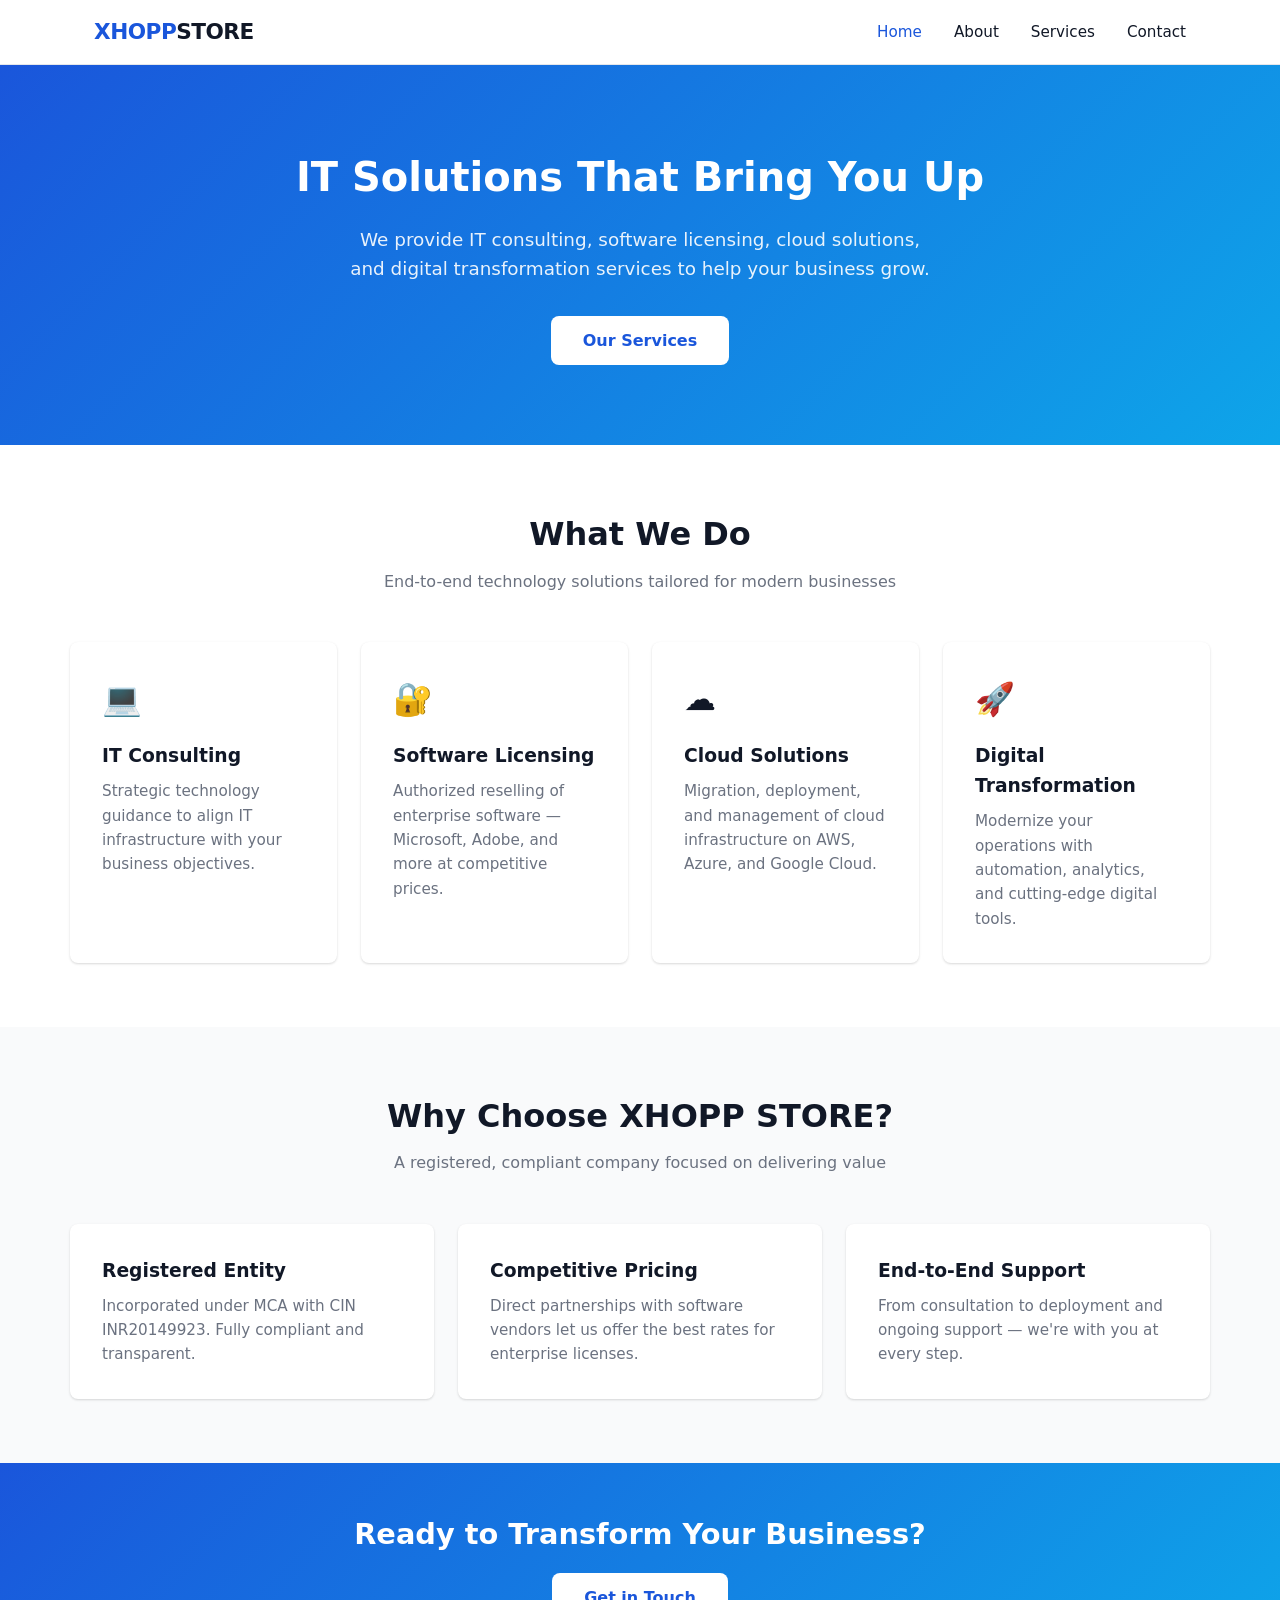
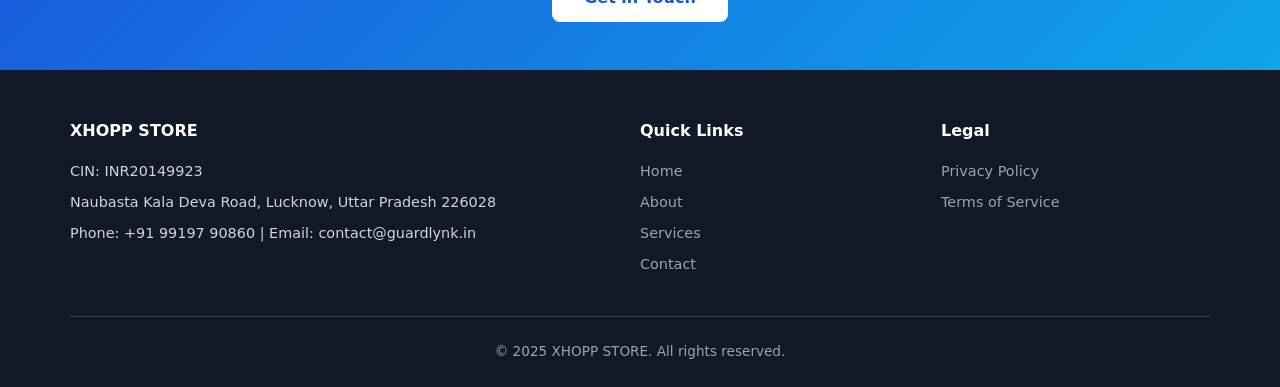
<file: index.html>
<!DOCTYPE html>
<html lang="en">
<head>
  <meta charset="UTF-8">
  <meta name="viewport" content="width=device-width, initial-scale=1.0">
  <title>XHOPP STORE | IT Solutions & Digital Transformation</title>
  <meta name="description" content="XHOPP STORE provides IT solutions, software licensing, cloud services, and digital transformation for businesses across India.">
  <link rel="stylesheet" href="css/style.css">
</head>
<body>

  <!-- Header -->
  <header class="site-header">
    <nav class="nav-container">
      <a href="index.html" class="logo">XHOPP<span>STORE</span></a>
      <button class="menu-toggle" onclick="document.querySelector('.nav-links').classList.toggle('open')">
        <span></span><span></span><span></span>
      </button>
      <ul class="nav-links">
        <li><a href="index.html" class="active">Home</a></li>
        <li><a href="about.html">About</a></li>
        <li><a href="services.html">Services</a></li>
        <li><a href="contact.html">Contact</a></li>
      </ul>
    </nav>
  </header>

  <!-- Hero -->
  <section class="hero">
    <h1>IT Solutions That Bring You Up</h1>
    <p>We provide IT consulting, software licensing, cloud solutions, and digital transformation services to help your business grow.</p>
    <a href="services.html" class="btn">Our Services</a>
  </section>

  <!-- Services Overview -->
  <section class="section">
    <div class="container">
      <h2 class="section-title">What We Do</h2>
      <p class="section-subtitle">End-to-end technology solutions tailored for modern businesses</p>
      <div class="cards">
        <div class="card">
          <div class="card-icon">&#128187;</div>
          <h3>IT Consulting</h3>
          <p>Strategic technology guidance to align IT infrastructure with your business objectives.</p>
        </div>
        <div class="card">
          <div class="card-icon">&#128272;</div>
          <h3>Software Licensing</h3>
          <p>Authorized reselling of enterprise software — Microsoft, Adobe, and more at competitive prices.</p>
        </div>
        <div class="card">
          <div class="card-icon">&#9729;&#65039;</div>
          <h3>Cloud Solutions</h3>
          <p>Migration, deployment, and management of cloud infrastructure on AWS, Azure, and Google Cloud.</p>
        </div>
        <div class="card">
          <div class="card-icon">&#128640;</div>
          <h3>Digital Transformation</h3>
          <p>Modernize your operations with automation, analytics, and cutting-edge digital tools.</p>
        </div>
      </div>
    </div>
  </section>

  <!-- Why Us -->
  <section class="section section-alt">
    <div class="container">
      <h2 class="section-title">Why Choose XHOPP STORE?</h2>
      <p class="section-subtitle">A registered, compliant company focused on delivering value</p>
      <div class="cards">
        <div class="card">
          <h3>Registered Entity</h3>
          <p>Incorporated under MCA with CIN INR20149923. Fully compliant and transparent.</p>
        </div>
        <div class="card">
          <h3>Competitive Pricing</h3>
          <p>Direct partnerships with software vendors let us offer the best rates for enterprise licenses.</p>
        </div>
        <div class="card">
          <h3>End-to-End Support</h3>
          <p>From consultation to deployment and ongoing support — we're with you at every step.</p>
        </div>
      </div>
    </div>
  </section>

  <!-- CTA -->
  <section class="hero" style="padding: 3rem 1.5rem;">
    <h2 style="font-size: 1.8rem; margin-bottom: 1rem;">Ready to Transform Your Business?</h2>
    <a href="contact.html" class="btn">Get in Touch</a>
  </section>

  <!-- Footer -->
  <footer class="site-footer">
    <div class="footer-grid">
      <div>
        <h4>XHOPP STORE</h4>
        <p>CIN: INR20149923</p>
        <p style="margin-top:.5rem;">Naubasta Kala Deva Road, Lucknow, Uttar Pradesh 226028</p>
        <p style="margin-top:.5rem;">Phone: +91 99197 90860 | Email: contact@guardlynk.in</p>
      </div>
      <div>
        <h4>Quick Links</h4>
        <a href="index.html">Home</a>
        <a href="about.html">About</a>
        <a href="services.html">Services</a>
        <a href="contact.html">Contact</a>
      </div>
      <div>
        <h4>Legal</h4>
        <a href="privacy.html">Privacy Policy</a>
        <a href="terms.html">Terms of Service</a>
      </div>
    </div>
    <div class="footer-bottom">
      &copy; 2025 XHOPP STORE. All rights reserved.
    </div>
  </footer>

</body>
</html>
</file>
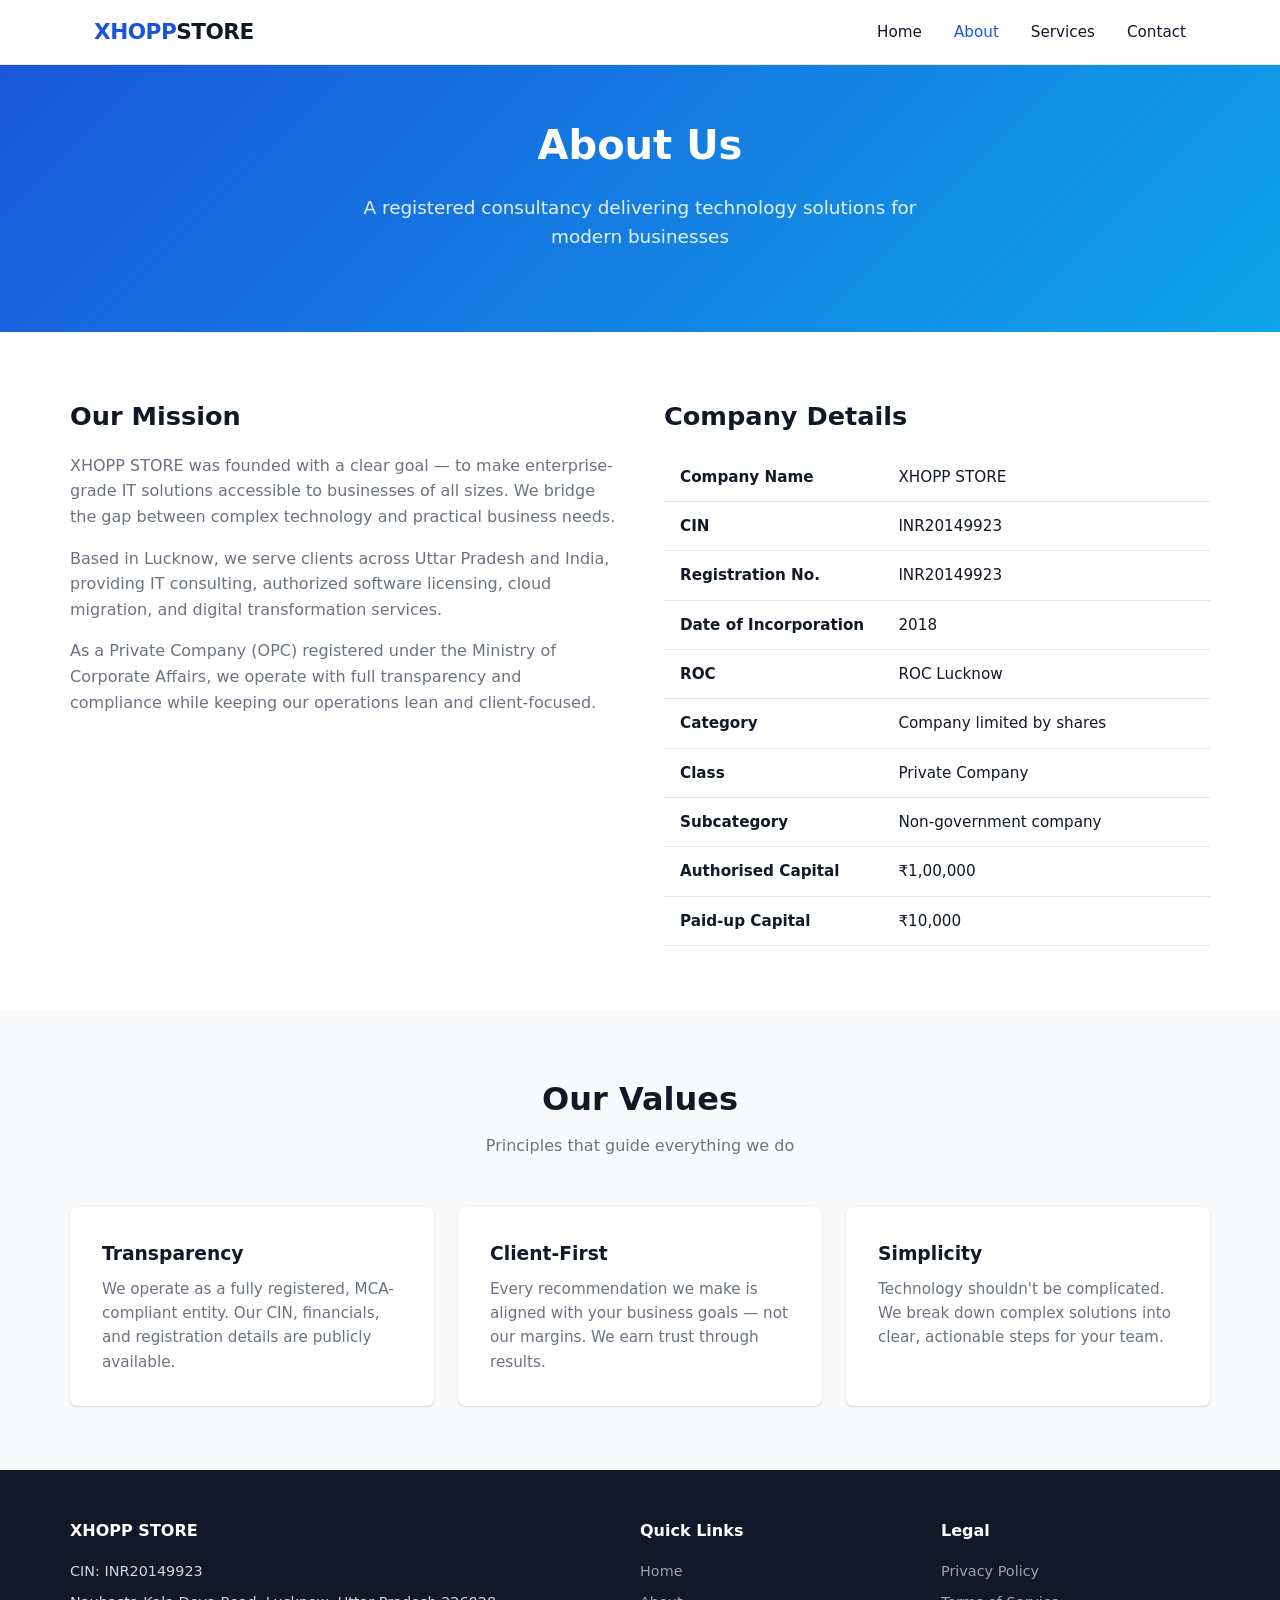
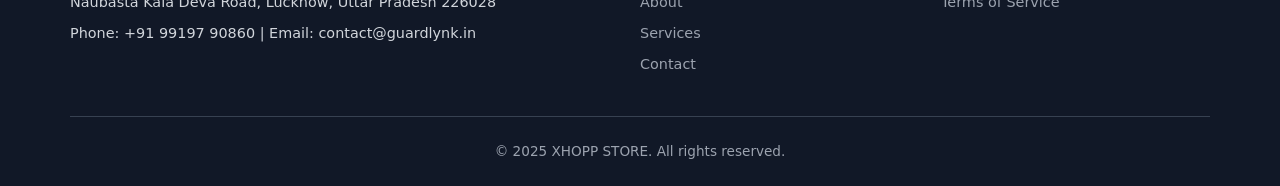
<file: about.html>
<!DOCTYPE html>
<html lang="en">
<head>
  <meta charset="UTF-8">
  <meta name="viewport" content="width=device-width, initial-scale=1.0">
  <title>About Us | XHOPP STORE</title>
  <meta name="description" content="Learn about XHOPP STORE — an MCA-registered Private Company providing IT solutions from Lucknow, Uttar Pradesh.">
  <link rel="stylesheet" href="css/style.css">
</head>
<body>

  <!-- Header -->
  <header class="site-header">
    <nav class="nav-container">
      <a href="index.html" class="logo">XHOPP<span>STORE</span></a>
      <button class="menu-toggle" onclick="document.querySelector('.nav-links').classList.toggle('open')">
        <span></span><span></span><span></span>
      </button>
      <ul class="nav-links">
        <li><a href="index.html">Home</a></li>
        <li><a href="about.html" class="active">About</a></li>
        <li><a href="services.html">Services</a></li>
        <li><a href="contact.html">Contact</a></li>
      </ul>
    </nav>
  </header>

  <!-- Page Title -->
  <section class="hero" style="padding: 3rem 1.5rem;">
    <h1>About Us</h1>
    <p>A registered consultancy delivering technology solutions for modern businesses</p>
  </section>

  <!-- Mission -->
  <section class="section">
    <div class="container">
      <div class="info-grid">
        <div>
          <h2 style="font-size:1.6rem; margin-bottom:1rem;">Our Mission</h2>
          <p style="color:var(--gray); margin-bottom:1rem;">XHOPP STORE was founded with a clear goal — to make enterprise-grade IT solutions accessible to businesses of all sizes. We bridge the gap between complex technology and practical business needs.</p>
          <p style="color:var(--gray); margin-bottom:1rem;">Based in Lucknow, we serve clients across Uttar Pradesh and India, providing IT consulting, authorized software licensing, cloud migration, and digital transformation services.</p>
          <p style="color:var(--gray);">As a Private Company (OPC) registered under the Ministry of Corporate Affairs, we operate with full transparency and compliance while keeping our operations lean and client-focused.</p>
        </div>
        <div>
          <h2 style="font-size:1.6rem; margin-bottom:1rem;">Company Details</h2>
          <table class="info-table">
            <tr><td>Company Name</td><td>XHOPP STORE</td></tr>
            <tr><td>CIN</td><td>INR20149923</td></tr>
            <tr><td>Registration No.</td><td>INR20149923</td></tr>
            <tr><td>Date of Incorporation</td><td>2018</td></tr>
            <tr><td>ROC</td><td>ROC Lucknow</td></tr>
            <tr><td>Category</td><td>Company limited by shares</td></tr>
            <tr><td>Class</td><td>Private Company</td></tr>
            <tr><td>Subcategory</td><td>Non-government company</td></tr>
            <tr><td>Authorised Capital</td><td>&#8377;1,00,000</td></tr>
            <tr><td>Paid-up Capital</td><td>&#8377;10,000</td></tr>
          </table>
        </div>
      </div>
    </div>
  </section>

  <!-- Values -->
  <section class="section section-alt">
    <div class="container">
      <h2 class="section-title">Our Values</h2>
      <p class="section-subtitle">Principles that guide everything we do</p>
      <div class="cards">
        <div class="card">
          <h3>Transparency</h3>
          <p>We operate as a fully registered, MCA-compliant entity. Our CIN, financials, and registration details are publicly available.</p>
        </div>
        <div class="card">
          <h3>Client-First</h3>
          <p>Every recommendation we make is aligned with your business goals — not our margins. We earn trust through results.</p>
        </div>
        <div class="card">
          <h3>Simplicity</h3>
          <p>Technology shouldn't be complicated. We break down complex solutions into clear, actionable steps for your team.</p>
        </div>
      </div>
    </div>
  </section>

  <!-- Footer -->
  <footer class="site-footer">
    <div class="footer-grid">
      <div>
        <h4>XHOPP STORE</h4>
        <p>CIN: INR20149923</p>
        <p style="margin-top:.5rem;">Naubasta Kala Deva Road, Lucknow, Uttar Pradesh 226028</p>
        <p style="margin-top:.5rem;">Phone: +91 99197 90860 | Email: contact@guardlynk.in</p>
      </div>
      <div>
        <h4>Quick Links</h4>
        <a href="index.html">Home</a>
        <a href="about.html">About</a>
        <a href="services.html">Services</a>
        <a href="contact.html">Contact</a>
      </div>
      <div>
        <h4>Legal</h4>
        <a href="privacy.html">Privacy Policy</a>
        <a href="terms.html">Terms of Service</a>
      </div>
    </div>
    <div class="footer-bottom">
      &copy; 2025 XHOPP STORE. All rights reserved.
    </div>
  </footer>

</body>
</html>
</file>
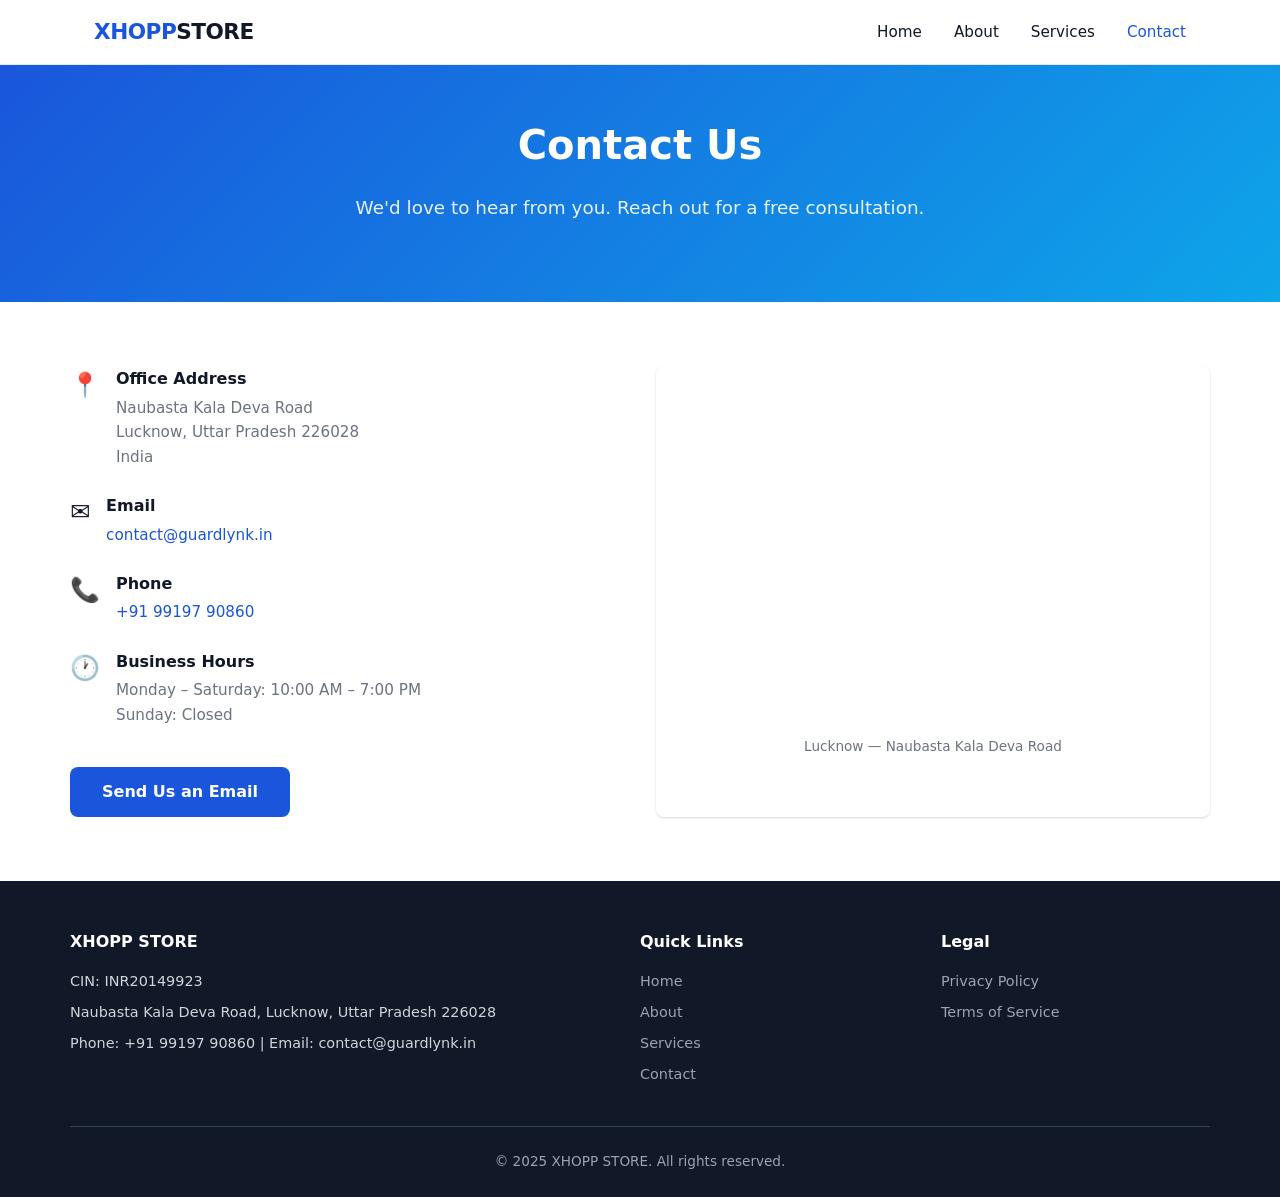
<file: contact.html>
<!DOCTYPE html>
<html lang="en">
<head>
  <meta charset="UTF-8">
  <meta name="viewport" content="width=device-width, initial-scale=1.0">
  <title>Contact | XHOPP STORE</title>
  <meta name="description" content="Get in touch with XHOPP STORE. Located in Lucknow. Contact us for IT consulting and software licensing.">
  <link rel="stylesheet" href="css/style.css">
</head>
<body>

  <!-- Header -->
  <header class="site-header">
    <nav class="nav-container">
      <a href="index.html" class="logo">XHOPP<span>STORE</span></a>
      <button class="menu-toggle" onclick="document.querySelector('.nav-links').classList.toggle('open')">
        <span></span><span></span><span></span>
      </button>
      <ul class="nav-links">
        <li><a href="index.html">Home</a></li>
        <li><a href="about.html">About</a></li>
        <li><a href="services.html">Services</a></li>
        <li><a href="contact.html" class="active">Contact</a></li>
      </ul>
    </nav>
  </header>

  <!-- Page Title -->
  <section class="hero" style="padding: 3rem 1.5rem;">
    <h1>Contact Us</h1>
    <p>We'd love to hear from you. Reach out for a free consultation.</p>
  </section>

  <!-- Contact Details + Map -->
  <section class="section">
    <div class="container">
      <div class="contact-grid">

        <div class="contact-info">
          <div class="contact-item">
            <div class="icon">&#128205;</div>
            <div>
              <h4>Office Address</h4>
              <p>Naubasta Kala Deva Road<br>Lucknow, Uttar Pradesh 226028<br>India</p>
            </div>
          </div>

          <div class="contact-item">
            <div class="icon">&#9993;&#65039;</div>
            <div>
              <h4>Email</h4>
              <p><a href="mailto:contact@guardlynk.in">contact@guardlynk.in</a></p>
            </div>
          </div>

          <div class="contact-item">
            <div class="icon">&#128222;</div>
            <div>
              <h4>Phone</h4>
              <p><a href="tel:+919919790860">+91 99197 90860</a></p>
            </div>
          </div>

          <div class="contact-item">
            <div class="icon">&#128336;</div>
            <div>
              <h4>Business Hours</h4>
              <p>Monday – Saturday: 10:00 AM – 7:00 PM<br>Sunday: Closed</p>
            </div>
          </div>

          <div style="margin-top:1rem;">
            <a href="mailto:contact@guardlynk.in" class="btn btn-primary">Send Us an Email</a>
          </div>
        </div>

        <div class="map-container">
          <iframe
            src="https://www.google.com/maps/embed?pb=!1m18!1m12!1m3!1d3571.0!2d80.9462!3d26.8467!2m3!1f0!2f0!3f0!3m2!1i1024!2i768!4f13.1!3m3!1m2!1s0x0%3A0x0!2sSai%20Nisarg%20Haveli%2C%20Katraj%2C%20Lucknow!5e0!3m2!1sen!2sin!4v1"
            allowfullscreen="" loading="lazy" referrerpolicy="no-referrer-when-downgrade"
            title="XHOPP STORE Office Location - Lucknow">
          </iframe>
          <p style="text-align:center; padding:.75rem; color:var(--gray); font-size:.85rem;">Lucknow — Naubasta Kala Deva Road</p>
        </div>

      </div>
    </div>
  </section>

  <!-- Footer -->
  <footer class="site-footer">
    <div class="footer-grid">
      <div>
        <h4>XHOPP STORE</h4>
        <p>CIN: INR20149923</p>
        <p style="margin-top:.5rem;">Naubasta Kala Deva Road, Lucknow, Uttar Pradesh 226028</p>
        <p style="margin-top:.5rem;">Phone: +91 99197 90860 | Email: contact@guardlynk.in</p>
      </div>
      <div>
        <h4>Quick Links</h4>
        <a href="index.html">Home</a>
        <a href="about.html">About</a>
        <a href="services.html">Services</a>
        <a href="contact.html">Contact</a>
      </div>
      <div>
        <h4>Legal</h4>
        <a href="privacy.html">Privacy Policy</a>
        <a href="terms.html">Terms of Service</a>
      </div>
    </div>
    <div class="footer-bottom">
      &copy; 2025 XHOPP STORE. All rights reserved.
    </div>
  </footer>

</body>
</html>
</file>
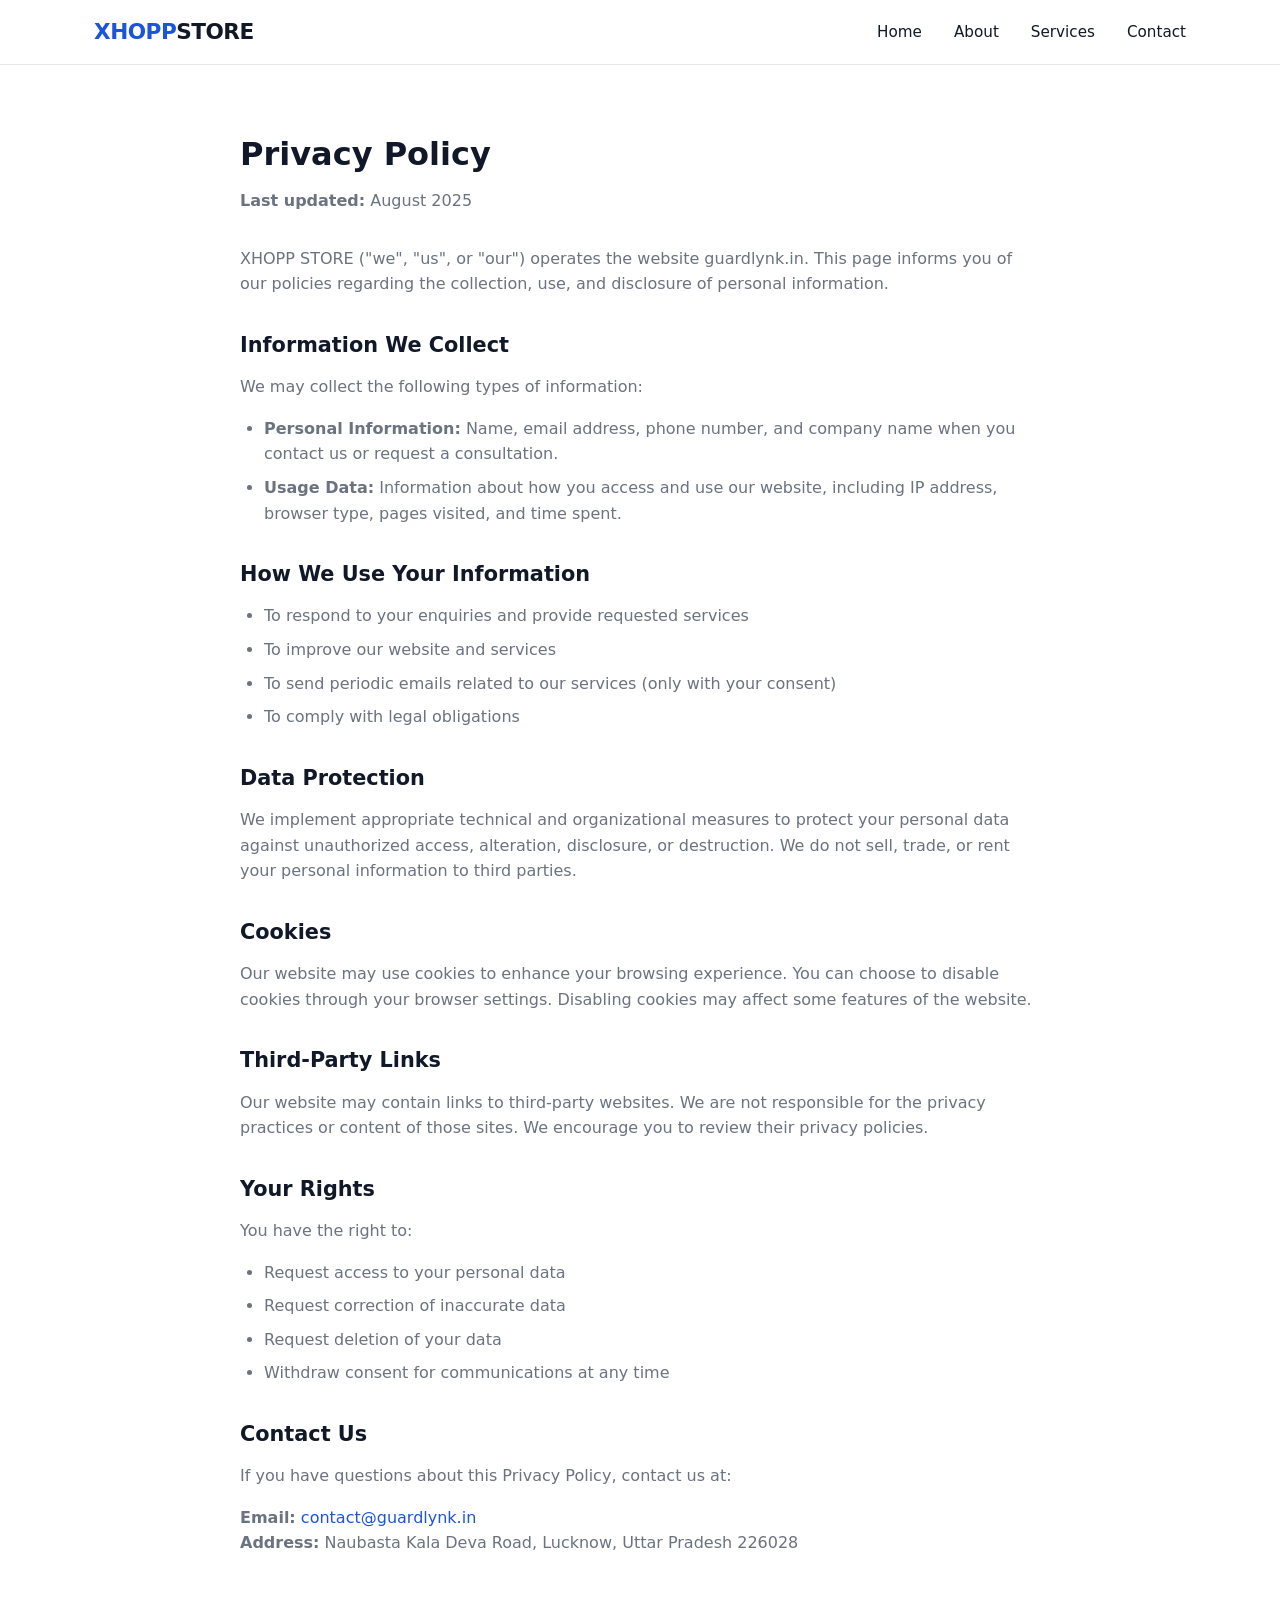
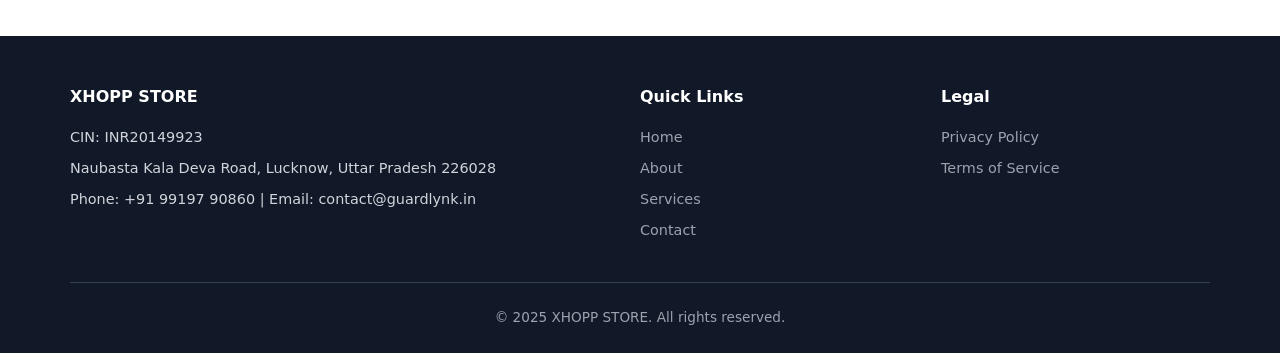
<file: privacy.html>
<!DOCTYPE html>
<html lang="en">
<head>
  <meta charset="UTF-8">
  <meta name="viewport" content="width=device-width, initial-scale=1.0">
  <title>Privacy Policy | XHOPP STORE</title>
  <link rel="stylesheet" href="css/style.css">
</head>
<body>

  <!-- Header -->
  <header class="site-header">
    <nav class="nav-container">
      <a href="index.html" class="logo">XHOPP<span>STORE</span></a>
      <button class="menu-toggle" onclick="document.querySelector('.nav-links').classList.toggle('open')">
        <span></span><span></span><span></span>
      </button>
      <ul class="nav-links">
        <li><a href="index.html">Home</a></li>
        <li><a href="about.html">About</a></li>
        <li><a href="services.html">Services</a></li>
        <li><a href="contact.html">Contact</a></li>
      </ul>
    </nav>
  </header>

  <section class="section">
    <div class="legal-content">
      <h1 style="font-size:2rem; margin-bottom:.5rem;">Privacy Policy</h1>
      <p style="color:var(--gray); margin-bottom:2rem;"><strong>Last updated:</strong> August 2025</p>

      <p>XHOPP STORE ("we", "us", or "our") operates the website guardlynk.in. This page informs you of our policies regarding the collection, use, and disclosure of personal information.</p>

      <h2>Information We Collect</h2>
      <p>We may collect the following types of information:</p>
      <ul>
        <li><strong>Personal Information:</strong> Name, email address, phone number, and company name when you contact us or request a consultation.</li>
        <li><strong>Usage Data:</strong> Information about how you access and use our website, including IP address, browser type, pages visited, and time spent.</li>
      </ul>

      <h2>How We Use Your Information</h2>
      <ul>
        <li>To respond to your enquiries and provide requested services</li>
        <li>To improve our website and services</li>
        <li>To send periodic emails related to our services (only with your consent)</li>
        <li>To comply with legal obligations</li>
      </ul>

      <h2>Data Protection</h2>
      <p>We implement appropriate technical and organizational measures to protect your personal data against unauthorized access, alteration, disclosure, or destruction. We do not sell, trade, or rent your personal information to third parties.</p>

      <h2>Cookies</h2>
      <p>Our website may use cookies to enhance your browsing experience. You can choose to disable cookies through your browser settings. Disabling cookies may affect some features of the website.</p>

      <h2>Third-Party Links</h2>
      <p>Our website may contain links to third-party websites. We are not responsible for the privacy practices or content of those sites. We encourage you to review their privacy policies.</p>

      <h2>Your Rights</h2>
      <p>You have the right to:</p>
      <ul>
        <li>Request access to your personal data</li>
        <li>Request correction of inaccurate data</li>
        <li>Request deletion of your data</li>
        <li>Withdraw consent for communications at any time</li>
      </ul>

      <h2>Contact Us</h2>
      <p>If you have questions about this Privacy Policy, contact us at:</p>
      <p><strong>Email:</strong> <a href="mailto:contact@guardlynk.in">contact@guardlynk.in</a><br>
      <strong>Address:</strong> Naubasta Kala Deva Road, Lucknow, Uttar Pradesh 226028</p>
    </div>
  </section>

  <!-- Footer -->
  <footer class="site-footer">
    <div class="footer-grid">
      <div>
        <h4>XHOPP STORE</h4>
        <p>CIN: INR20149923</p>
        <p style="margin-top:.5rem;">Naubasta Kala Deva Road, Lucknow, Uttar Pradesh 226028</p>
        <p style="margin-top:.5rem;">Phone: +91 99197 90860 | Email: contact@guardlynk.in</p>
      </div>
      <div>
        <h4>Quick Links</h4>
        <a href="index.html">Home</a>
        <a href="about.html">About</a>
        <a href="services.html">Services</a>
        <a href="contact.html">Contact</a>
      </div>
      <div>
        <h4>Legal</h4>
        <a href="privacy.html">Privacy Policy</a>
        <a href="terms.html">Terms of Service</a>
      </div>
    </div>
    <div class="footer-bottom">
      &copy; 2025 XHOPP STORE. All rights reserved.
    </div>
  </footer>

</body>
</html>
</file>
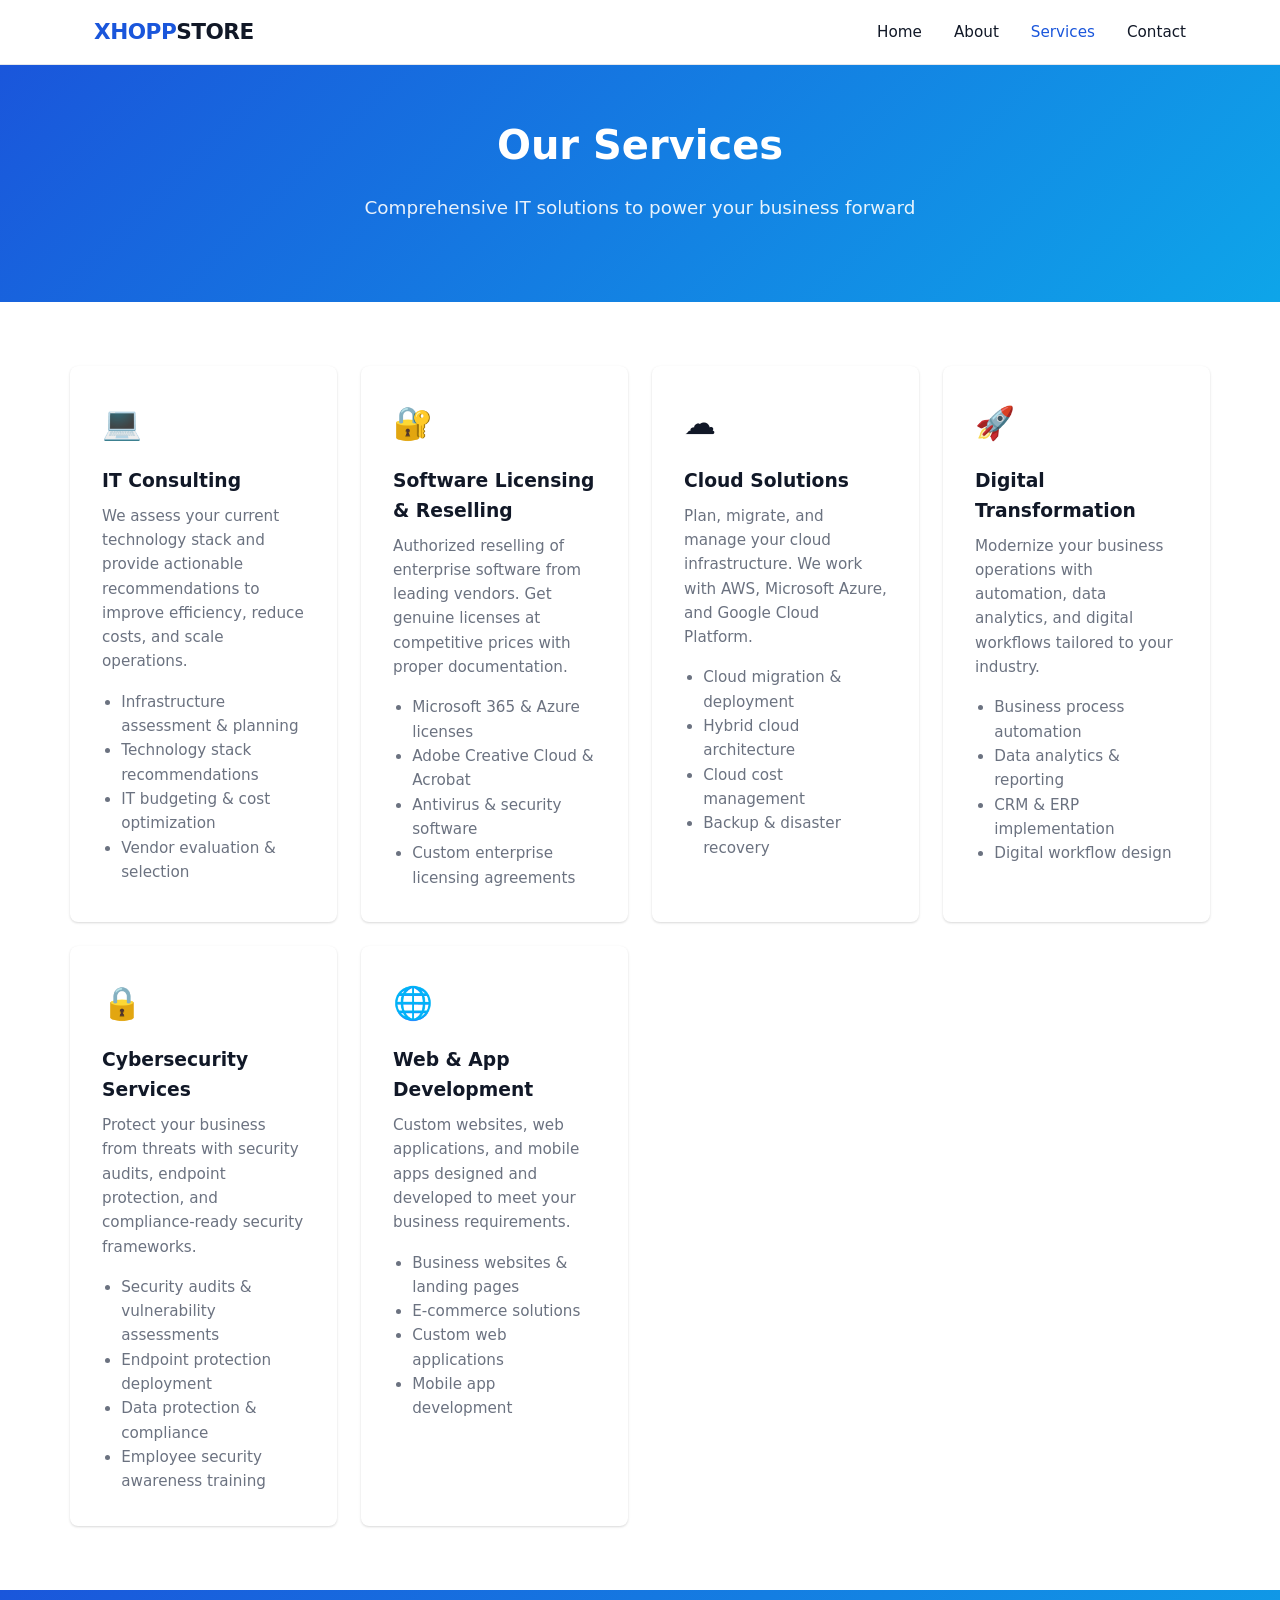
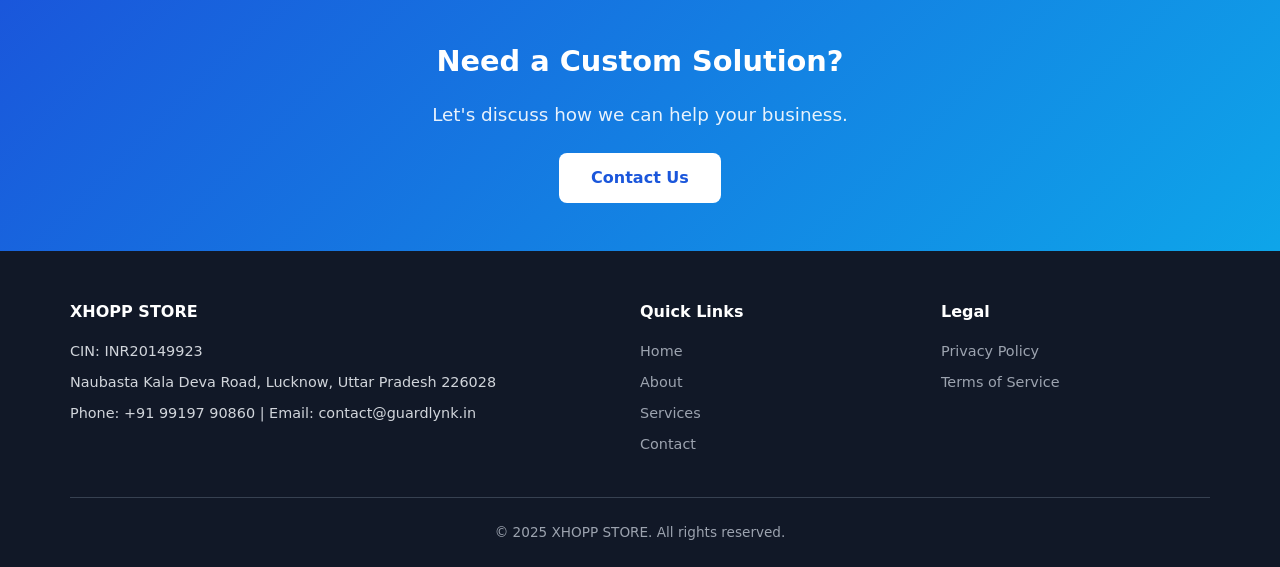
<file: services.html>
<!DOCTYPE html>
<html lang="en">
<head>
  <meta charset="UTF-8">
  <meta name="viewport" content="width=device-width, initial-scale=1.0">
  <title>Services | XHOPP STORE</title>
  <meta name="description" content="IT consulting, software licensing, cloud solutions, and enterprise digital transformation services by XHOPP STORE Consultancy.">
  <link rel="stylesheet" href="css/style.css">
</head>
<body>

  <!-- Header -->
  <header class="site-header">
    <nav class="nav-container">
      <a href="index.html" class="logo">XHOPP<span>STORE</span></a>
      <button class="menu-toggle" onclick="document.querySelector('.nav-links').classList.toggle('open')">
        <span></span><span></span><span></span>
      </button>
      <ul class="nav-links">
        <li><a href="index.html">Home</a></li>
        <li><a href="about.html">About</a></li>
        <li><a href="services.html" class="active">Services</a></li>
        <li><a href="contact.html">Contact</a></li>
      </ul>
    </nav>
  </header>

  <!-- Page Title -->
  <section class="hero" style="padding: 3rem 1.5rem;">
    <h1>Our Services</h1>
    <p>Comprehensive IT solutions to power your business forward</p>
  </section>

  <!-- Services -->
  <section class="section">
    <div class="container">
      <div class="cards">

        <div class="card">
          <div class="card-icon">&#128187;</div>
          <h3>IT Consulting</h3>
          <p>We assess your current technology stack and provide actionable recommendations to improve efficiency, reduce costs, and scale operations.</p>
          <ul style="color:var(--gray); font-size:.95rem; margin-top:1rem; padding-left:1.2rem;">
            <li>Infrastructure assessment & planning</li>
            <li>Technology stack recommendations</li>
            <li>IT budgeting & cost optimization</li>
            <li>Vendor evaluation & selection</li>
          </ul>
        </div>

        <div class="card">
          <div class="card-icon">&#128272;</div>
          <h3>Software Licensing & Reselling</h3>
          <p>Authorized reselling of enterprise software from leading vendors. Get genuine licenses at competitive prices with proper documentation.</p>
          <ul style="color:var(--gray); font-size:.95rem; margin-top:1rem; padding-left:1.2rem;">
            <li>Microsoft 365 & Azure licenses</li>
            <li>Adobe Creative Cloud & Acrobat</li>
            <li>Antivirus & security software</li>
            <li>Custom enterprise licensing agreements</li>
          </ul>
        </div>

        <div class="card">
          <div class="card-icon">&#9729;&#65039;</div>
          <h3>Cloud Solutions</h3>
          <p>Plan, migrate, and manage your cloud infrastructure. We work with AWS, Microsoft Azure, and Google Cloud Platform.</p>
          <ul style="color:var(--gray); font-size:.95rem; margin-top:1rem; padding-left:1.2rem;">
            <li>Cloud migration & deployment</li>
            <li>Hybrid cloud architecture</li>
            <li>Cloud cost management</li>
            <li>Backup & disaster recovery</li>
          </ul>
        </div>

        <div class="card">
          <div class="card-icon">&#128640;</div>
          <h3>Digital Transformation</h3>
          <p>Modernize your business operations with automation, data analytics, and digital workflows tailored to your industry.</p>
          <ul style="color:var(--gray); font-size:.95rem; margin-top:1rem; padding-left:1.2rem;">
            <li>Business process automation</li>
            <li>Data analytics & reporting</li>
            <li>CRM & ERP implementation</li>
            <li>Digital workflow design</li>
          </ul>
        </div>

        <div class="card">
          <div class="card-icon">&#128274;</div>
          <h3>Cybersecurity Services</h3>
          <p>Protect your business from threats with security audits, endpoint protection, and compliance-ready security frameworks.</p>
          <ul style="color:var(--gray); font-size:.95rem; margin-top:1rem; padding-left:1.2rem;">
            <li>Security audits & vulnerability assessments</li>
            <li>Endpoint protection deployment</li>
            <li>Data protection & compliance</li>
            <li>Employee security awareness training</li>
          </ul>
        </div>

        <div class="card">
          <div class="card-icon">&#127760;</div>
          <h3>Web & App Development</h3>
          <p>Custom websites, web applications, and mobile apps designed and developed to meet your business requirements.</p>
          <ul style="color:var(--gray); font-size:.95rem; margin-top:1rem; padding-left:1.2rem;">
            <li>Business websites & landing pages</li>
            <li>E-commerce solutions</li>
            <li>Custom web applications</li>
            <li>Mobile app development</li>
          </ul>
        </div>

      </div>
    </div>
  </section>

  <!-- CTA -->
  <section class="hero" style="padding: 3rem 1.5rem;">
    <h2 style="font-size: 1.8rem; margin-bottom: 1rem;">Need a Custom Solution?</h2>
    <p style="margin-bottom: 1.5rem;">Let's discuss how we can help your business.</p>
    <a href="contact.html" class="btn">Contact Us</a>
  </section>

  <!-- Footer -->
  <footer class="site-footer">
    <div class="footer-grid">
      <div>
        <h4>XHOPP STORE</h4>
        <p>CIN: INR20149923</p>
        <p style="margin-top:.5rem;">Naubasta Kala Deva Road, Lucknow, Uttar Pradesh 226028</p>
        <p style="margin-top:.5rem;">Phone: +91 99197 90860 | Email: contact@guardlynk.in</p>
      </div>
      <div>
        <h4>Quick Links</h4>
        <a href="index.html">Home</a>
        <a href="about.html">About</a>
        <a href="services.html">Services</a>
        <a href="contact.html">Contact</a>
      </div>
      <div>
        <h4>Legal</h4>
        <a href="privacy.html">Privacy Policy</a>
        <a href="terms.html">Terms of Service</a>
      </div>
    </div>
    <div class="footer-bottom">
      &copy; 2025 XHOPP STORE. All rights reserved.
    </div>
  </footer>

</body>
</html>
</file>
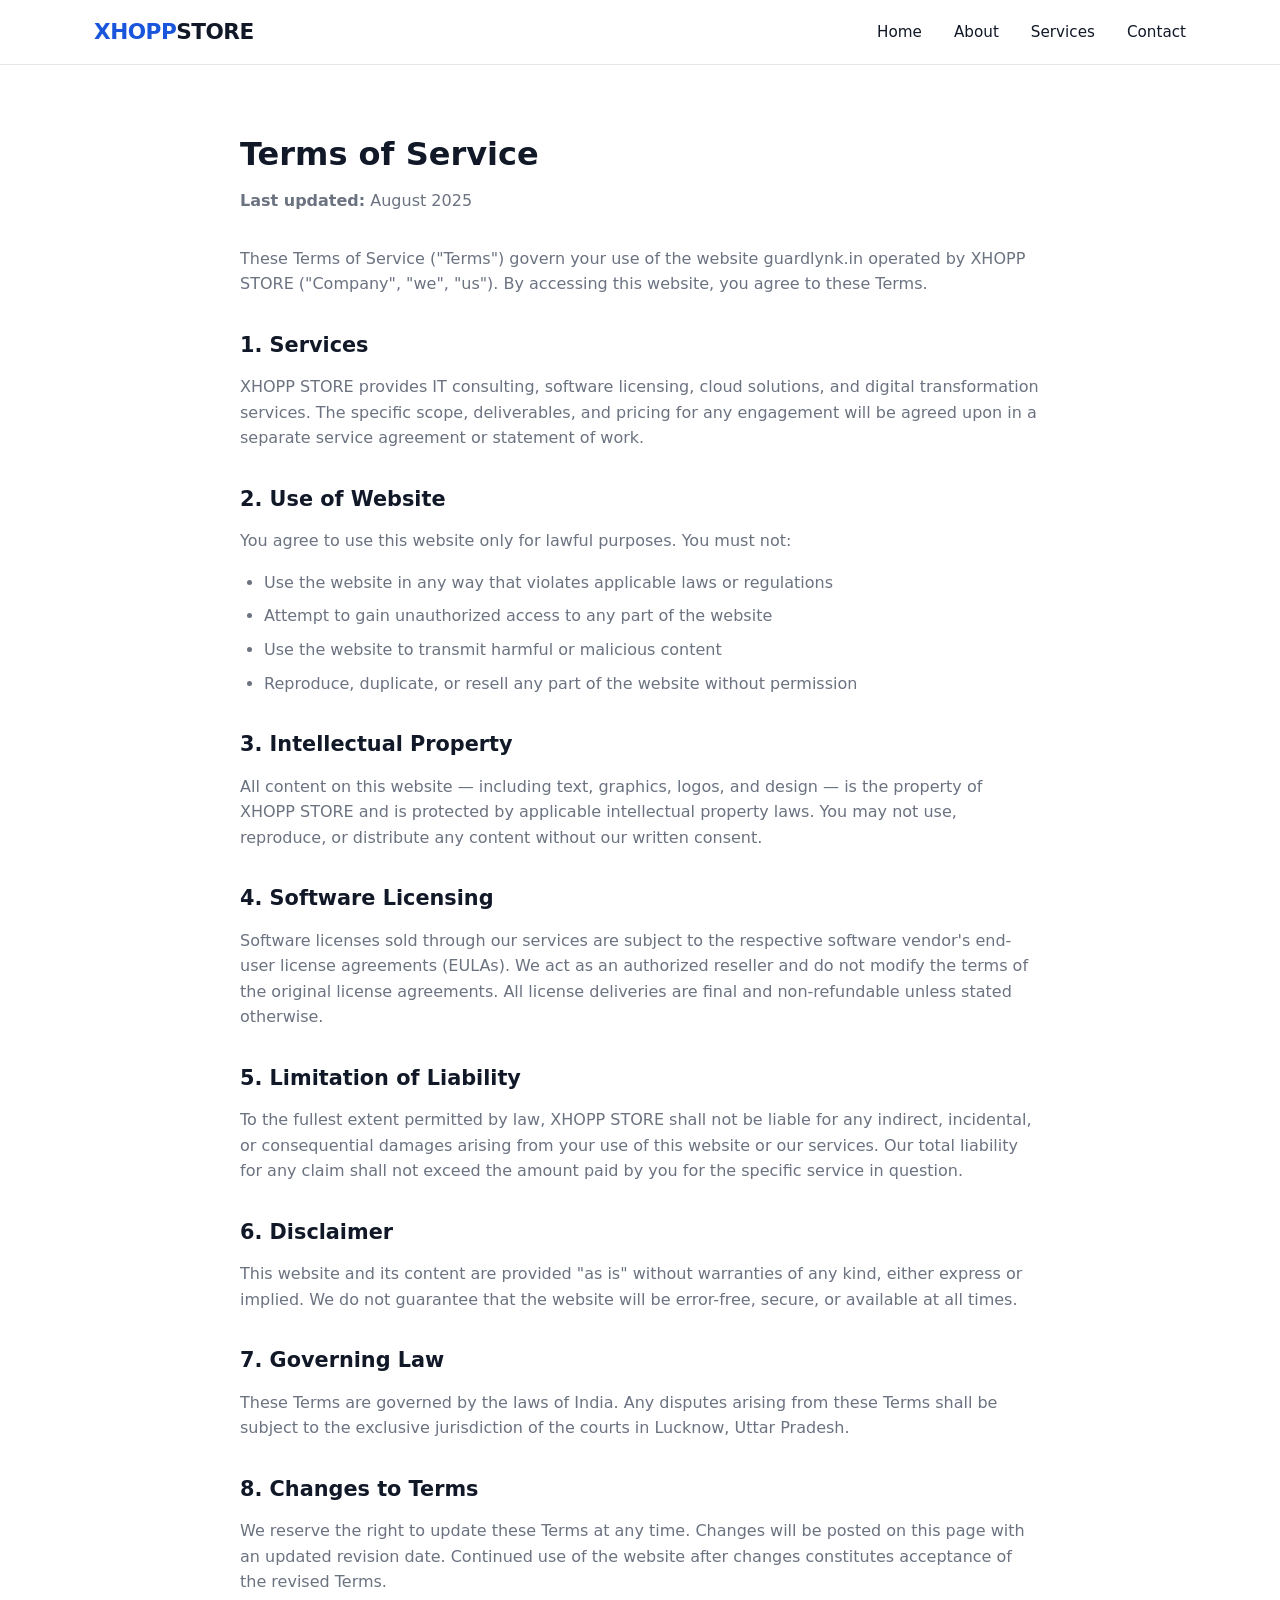
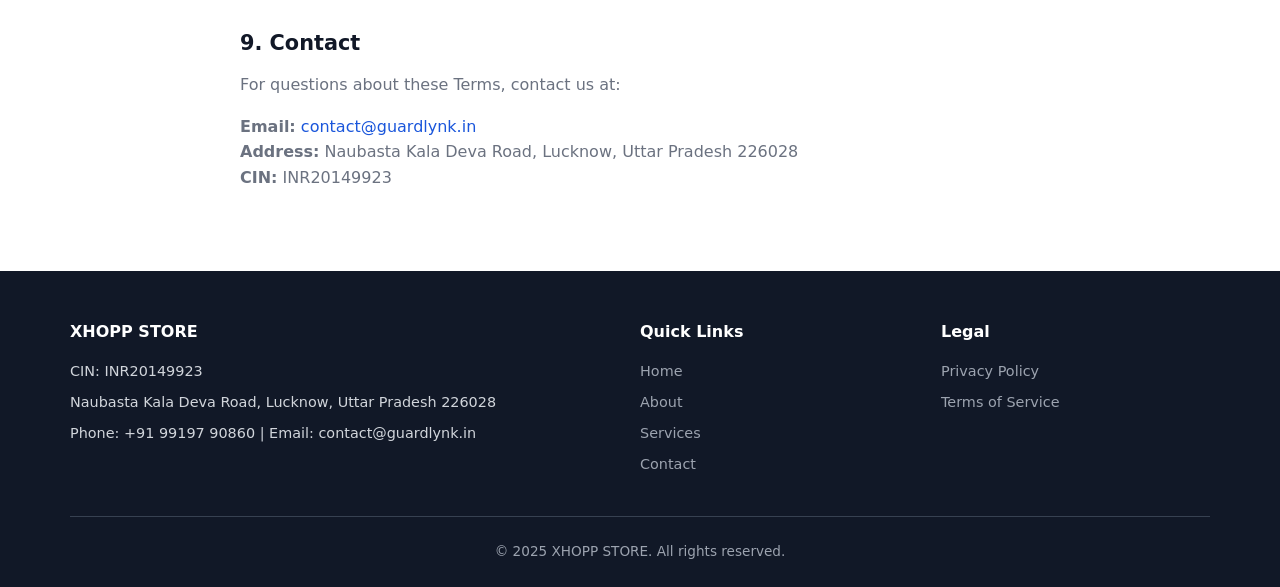
<file: terms.html>
<!DOCTYPE html>
<html lang="en">
<head>
  <meta charset="UTF-8">
  <meta name="viewport" content="width=device-width, initial-scale=1.0">
  <title>Terms of Service | XHOPP STORE</title>
  <link rel="stylesheet" href="css/style.css">
</head>
<body>

  <!-- Header -->
  <header class="site-header">
    <nav class="nav-container">
      <a href="index.html" class="logo">XHOPP<span>STORE</span></a>
      <button class="menu-toggle" onclick="document.querySelector('.nav-links').classList.toggle('open')">
        <span></span><span></span><span></span>
      </button>
      <ul class="nav-links">
        <li><a href="index.html">Home</a></li>
        <li><a href="about.html">About</a></li>
        <li><a href="services.html">Services</a></li>
        <li><a href="contact.html">Contact</a></li>
      </ul>
    </nav>
  </header>

  <section class="section">
    <div class="legal-content">
      <h1 style="font-size:2rem; margin-bottom:.5rem;">Terms of Service</h1>
      <p style="color:var(--gray); margin-bottom:2rem;"><strong>Last updated:</strong> August 2025</p>

      <p>These Terms of Service ("Terms") govern your use of the website guardlynk.in operated by XHOPP STORE ("Company", "we", "us"). By accessing this website, you agree to these Terms.</p>

      <h2>1. Services</h2>
      <p>XHOPP STORE provides IT consulting, software licensing, cloud solutions, and digital transformation services. The specific scope, deliverables, and pricing for any engagement will be agreed upon in a separate service agreement or statement of work.</p>

      <h2>2. Use of Website</h2>
      <p>You agree to use this website only for lawful purposes. You must not:</p>
      <ul>
        <li>Use the website in any way that violates applicable laws or regulations</li>
        <li>Attempt to gain unauthorized access to any part of the website</li>
        <li>Use the website to transmit harmful or malicious content</li>
        <li>Reproduce, duplicate, or resell any part of the website without permission</li>
      </ul>

      <h2>3. Intellectual Property</h2>
      <p>All content on this website — including text, graphics, logos, and design — is the property of XHOPP STORE and is protected by applicable intellectual property laws. You may not use, reproduce, or distribute any content without our written consent.</p>

      <h2>4. Software Licensing</h2>
      <p>Software licenses sold through our services are subject to the respective software vendor's end-user license agreements (EULAs). We act as an authorized reseller and do not modify the terms of the original license agreements. All license deliveries are final and non-refundable unless stated otherwise.</p>

      <h2>5. Limitation of Liability</h2>
      <p>To the fullest extent permitted by law, XHOPP STORE shall not be liable for any indirect, incidental, or consequential damages arising from your use of this website or our services. Our total liability for any claim shall not exceed the amount paid by you for the specific service in question.</p>

      <h2>6. Disclaimer</h2>
      <p>This website and its content are provided "as is" without warranties of any kind, either express or implied. We do not guarantee that the website will be error-free, secure, or available at all times.</p>

      <h2>7. Governing Law</h2>
      <p>These Terms are governed by the laws of India. Any disputes arising from these Terms shall be subject to the exclusive jurisdiction of the courts in Lucknow, Uttar Pradesh.</p>

      <h2>8. Changes to Terms</h2>
      <p>We reserve the right to update these Terms at any time. Changes will be posted on this page with an updated revision date. Continued use of the website after changes constitutes acceptance of the revised Terms.</p>

      <h2>9. Contact</h2>
      <p>For questions about these Terms, contact us at:</p>
      <p><strong>Email:</strong> <a href="mailto:contact@guardlynk.in">contact@guardlynk.in</a><br>
      <strong>Address:</strong> Naubasta Kala Deva Road, Lucknow, Uttar Pradesh 226028<br>
      <strong>CIN:</strong> INR20149923</p>
    </div>
  </section>

  <!-- Footer -->
  <footer class="site-footer">
    <div class="footer-grid">
      <div>
        <h4>XHOPP STORE</h4>
        <p>CIN: INR20149923</p>
        <p style="margin-top:.5rem;">Naubasta Kala Deva Road, Lucknow, Uttar Pradesh 226028</p>
        <p style="margin-top:.5rem;">Phone: +91 99197 90860 | Email: contact@guardlynk.in</p>
      </div>
      <div>
        <h4>Quick Links</h4>
        <a href="index.html">Home</a>
        <a href="about.html">About</a>
        <a href="services.html">Services</a>
        <a href="contact.html">Contact</a>
      </div>
      <div>
        <h4>Legal</h4>
        <a href="privacy.html">Privacy Policy</a>
        <a href="terms.html">Terms of Service</a>
      </div>
    </div>
    <div class="footer-bottom">
      &copy; 2025 XHOPP STORE. All rights reserved.
    </div>
  </footer>

</body>
</html>
</file>
<file: css/style.css>
/* ===== Reset & Base ===== */
*, *::before, *::after { box-sizing: border-box; margin: 0; padding: 0; }

:root {
  --primary: #1a56db;
  --primary-dark: #1240a8;
  --accent: #0ea5e9;
  --dark: #111827;
  --gray: #6b7280;
  --light: #f9fafb;
  --white: #ffffff;
  --radius: 8px;
  --shadow: 0 1px 3px rgba(0,0,0,.1), 0 1px 2px rgba(0,0,0,.06);
  --shadow-lg: 0 10px 15px -3px rgba(0,0,0,.1);
}

html { scroll-behavior: smooth; }
body { font-family: 'Segoe UI', system-ui, -apple-system, sans-serif; color: var(--dark); line-height: 1.6; }
a { color: var(--primary); text-decoration: none; }
a:hover { color: var(--primary-dark); }
img { max-width: 100%; display: block; }

/* ===== Header / Nav ===== */
.site-header {
  background: var(--white);
  border-bottom: 1px solid #e5e7eb;
  position: sticky; top: 0; z-index: 100;
}
.nav-container {
  max-width: 1140px; margin: 0 auto;
  display: flex; align-items: center; justify-content: space-between;
  padding: 0 1.5rem; height: 64px;
}
.logo { font-size: 1.35rem; font-weight: 700; color: var(--primary); letter-spacing: -.5px; }
.logo span { color: var(--dark); }
.nav-links { display: flex; gap: 2rem; list-style: none; }
.nav-links a { color: var(--dark); font-weight: 500; font-size: .95rem; transition: color .2s; }
.nav-links a:hover, .nav-links a.active { color: var(--primary); }

/* Mobile nav */
.menu-toggle { display: none; background: none; border: none; cursor: pointer; }
.menu-toggle span { display: block; width: 24px; height: 2px; background: var(--dark); margin: 5px 0; transition: .3s; }

@media (max-width: 768px) {
  .menu-toggle { display: block; }
  .nav-links {
    display: none; flex-direction: column; gap: 0;
    position: absolute; top: 64px; left: 0; right: 0;
    background: var(--white); border-bottom: 1px solid #e5e7eb;
  }
  .nav-links.open { display: flex; }
  .nav-links a { padding: 1rem 1.5rem; border-top: 1px solid #f3f4f6; }
}

/* ===== Hero ===== */
.hero {
  background: linear-gradient(135deg, var(--primary) 0%, var(--accent) 100%);
  color: var(--white); text-align: center;
  padding: 5rem 1.5rem;
}
.hero h1 { font-size: 2.5rem; font-weight: 800; margin-bottom: 1rem; }
.hero p { font-size: 1.15rem; max-width: 600px; margin: 0 auto 2rem; opacity: .9; }
.btn {
  display: inline-block; padding: .75rem 2rem;
  background: var(--white); color: var(--primary);
  font-weight: 600; border-radius: var(--radius);
  transition: transform .2s, box-shadow .2s;
}
.btn:hover { transform: translateY(-2px); box-shadow: var(--shadow-lg); color: var(--primary-dark); }
.btn-primary { background: var(--primary); color: var(--white); }
.btn-primary:hover { background: var(--primary-dark); color: var(--white); }

/* ===== Sections ===== */
.section { padding: 4rem 1.5rem; }
.section-alt { background: var(--light); }
.container { max-width: 1140px; margin: 0 auto; }
.section-title { font-size: 2rem; font-weight: 700; text-align: center; margin-bottom: .5rem; }
.section-subtitle { text-align: center; color: var(--gray); margin-bottom: 3rem; max-width: 600px; margin-left: auto; margin-right: auto; }

/* ===== Cards Grid ===== */
.cards { display: grid; grid-template-columns: repeat(auto-fit, minmax(260px, 1fr)); gap: 1.5rem; }
.card {
  background: var(--white); border-radius: var(--radius);
  padding: 2rem; box-shadow: var(--shadow);
  transition: transform .2s, box-shadow .2s;
}
.card:hover { transform: translateY(-4px); box-shadow: var(--shadow-lg); }
.card-icon { font-size: 2rem; margin-bottom: 1rem; }
.card h3 { margin-bottom: .5rem; }
.card p { color: var(--gray); font-size: .95rem; }

/* ===== About / Info ===== */
.info-grid { display: grid; grid-template-columns: 1fr 1fr; gap: 3rem; align-items: start; }
@media (max-width: 768px) { .info-grid { grid-template-columns: 1fr; } }
.info-table { width: 100%; border-collapse: collapse; }
.info-table td { padding: .75rem 1rem; border-bottom: 1px solid #e5e7eb; font-size: .95rem; }
.info-table td:first-child { font-weight: 600; white-space: nowrap; width: 40%; }

/* ===== Contact ===== */
.contact-grid { display: grid; grid-template-columns: 1fr 1fr; gap: 2rem; }
@media (max-width: 768px) { .contact-grid { grid-template-columns: 1fr; } }
.contact-info { display: flex; flex-direction: column; gap: 1.5rem; }
.contact-item { display: flex; gap: 1rem; align-items: flex-start; }
.contact-item .icon { font-size: 1.5rem; flex-shrink: 0; }
.contact-item h4 { margin-bottom: .25rem; }
.contact-item p { color: var(--gray); font-size: .95rem; }
.map-container { border-radius: var(--radius); overflow: hidden; box-shadow: var(--shadow); }
.map-container iframe { width: 100%; height: 350px; border: 0; }

/* ===== Footer ===== */
.site-footer {
  background: var(--dark); color: #d1d5db;
  padding: 3rem 1.5rem 1.5rem; font-size: .9rem;
}
.footer-grid {
  max-width: 1140px; margin: 0 auto;
  display: grid; grid-template-columns: 2fr 1fr 1fr; gap: 2rem;
}
@media (max-width: 768px) { .footer-grid { grid-template-columns: 1fr; } }
.footer-grid h4 { color: var(--white); margin-bottom: 1rem; font-size: 1rem; }
.footer-grid a { color: #9ca3af; display: block; margin-bottom: .5rem; }
.footer-grid a:hover { color: var(--white); }
.footer-bottom {
  max-width: 1140px; margin: 2rem auto 0;
  padding-top: 1.5rem; border-top: 1px solid #374151;
  text-align: center; color: #9ca3af; font-size: .85rem;
}

/* ===== Legal Pages ===== */
.legal-content { max-width: 800px; margin: 0 auto; }
.legal-content h2 { margin-top: 2rem; margin-bottom: .75rem; font-size: 1.3rem; }
.legal-content p, .legal-content ul { margin-bottom: 1rem; color: var(--gray); }
.legal-content ul { padding-left: 1.5rem; }
.legal-content li { margin-bottom: .5rem; }
</file>
